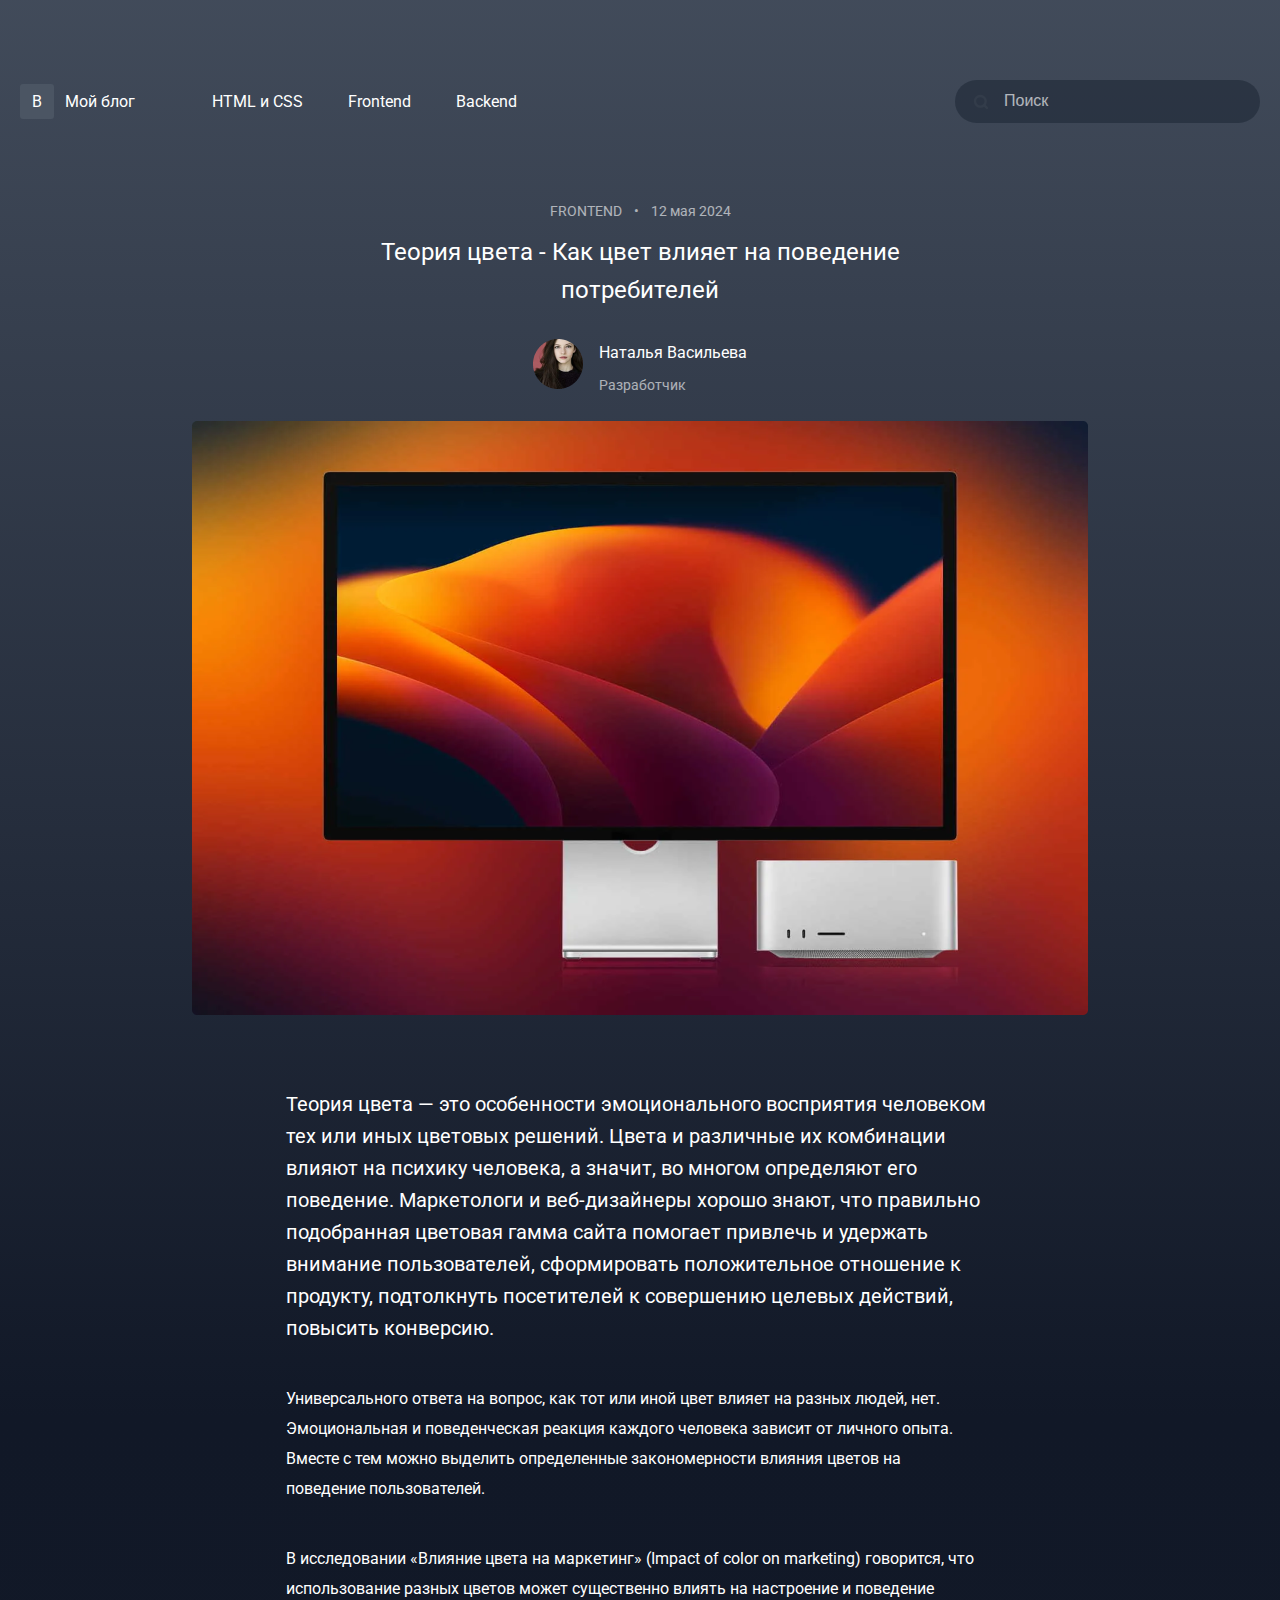
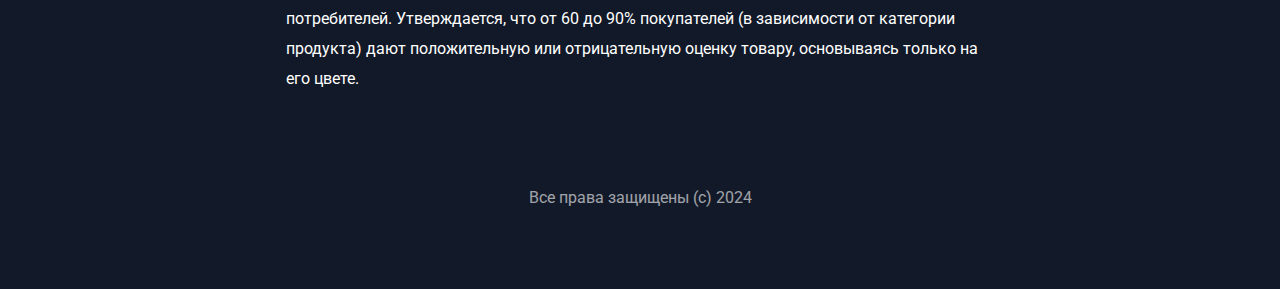
<file: 1-Blog/index.html>
<!DOCTYPE html>
<html lang="en">
  <head>
    <meta charset="UTF-8" />
    <meta name="viewport" content="width=device-width, initial-scale=1.0" />
    <title>Blog</title>
    <link rel="stylesheet" href="./styles/style.css" />
    <link rel="preconnect" href="https://fonts.googleapis.com" />
    <link rel="preconnect" href="https://fonts.gstatic.com" crossorigin />
    <link
      href="https://fonts.googleapis.com/css2?family=Roboto:wght@400;700&display=swap"
      rel="stylesheet"
    />
  </head>
  <body>
    <header>
      <div class="container">
        <div class="headerNav">
          <div class="headerLogo">
            <a href="#"><span class="logo">B</span>Мой блог</a>
          </div>
          <nav>
            <ul class="headerLinks">
              <li><a href="#">HTML и CSS</a></li>
              <li><a href="#">Frontend</a></li>
              <li><a href="#">Backend</a></li>
            </ul>
          </nav>
          <div class="headerSearch">
            <div class="magnifier">
              <img src="./img/search.svg" alt="search" />
            </div>
            <input class="headerInput" type="text" placeholder="Поиск" />
          </div>
        </div>
      </div>
    </header>
    <main>
      <!-- container ======= -->
      <div class="container">
        <section class="section">
          <article class="opacityText frontend">
            <p>FRONTEND</p>
            <p>&bull;</p>
            <p>12 мая 2024</p>
          </article>
          <article class="mainTitle">
            <h1>Теория цвета - Как цвет влияет на поведение потребителей</h1>
          </article>
          <article class="imgText">
            <article class="developer">
              <div>
                <img src="./img/Ellipse 1.png" alt="photo" />
              </div>
              <div>
                <p id="personName">Наталья Васильева</p>
                <p class="opacityText">Разработчик</p>
              </div>
            </article>
            <div>
              <img src="./img/Rectangle 181.png" alt="iMac" />
            </div>
          </article>

          <article class="colorTheory">
            <p>
              Теория цвета — это особенности эмоционального восприятия человеком
              тех или иных цветовых решений. Цвета и различные их комбинации
              влияют на психику человека, а значит, во многом определяют его
              поведение. Маркетологи и веб-дизайнеры хорошо знают, что правильно
              подобранная цветовая гамма сайта помогает привлечь и удержать
              внимание пользователей, сформировать положительное отношение к
              продукту, подтолкнуть посетителей к совершению целевых действий,
              повысить конверсию.
            </p>
          </article>
          <article class="replyText">
            <p>
              Универсального ответа на вопрос, как тот или иной цвет влияет на
              разных людей, нет. Эмоциональная и поведенческая реакция каждого
              человека зависит от личного опыта. Вместе с тем можно выделить
              определенные закономерности влияния цветов на <br />
              поведение пользователей.
            </p>
            <p>
              В исследовании «Влияние цвета на маркетинг» (Impact of color on
              marketing) говорится, что использование разных цветов может
              существенно влиять на настроение и поведение потребителей.
              Утверждается, что от 60 до 90% покупателей (в зависимости от
              категории продукта) дают положительную или отрицательную оценку
              товару, основываясь только на его цвете.
            </p>
          </article>
        </section>
      </div>
    </main>
    <footer>
      <div class="container">
        <div class="headerInfo">
          <p class="opacityText">Все права защищены (c) 2024</p>
        </div>
      </div>
    </footer>
  </body>
</html>
</file>
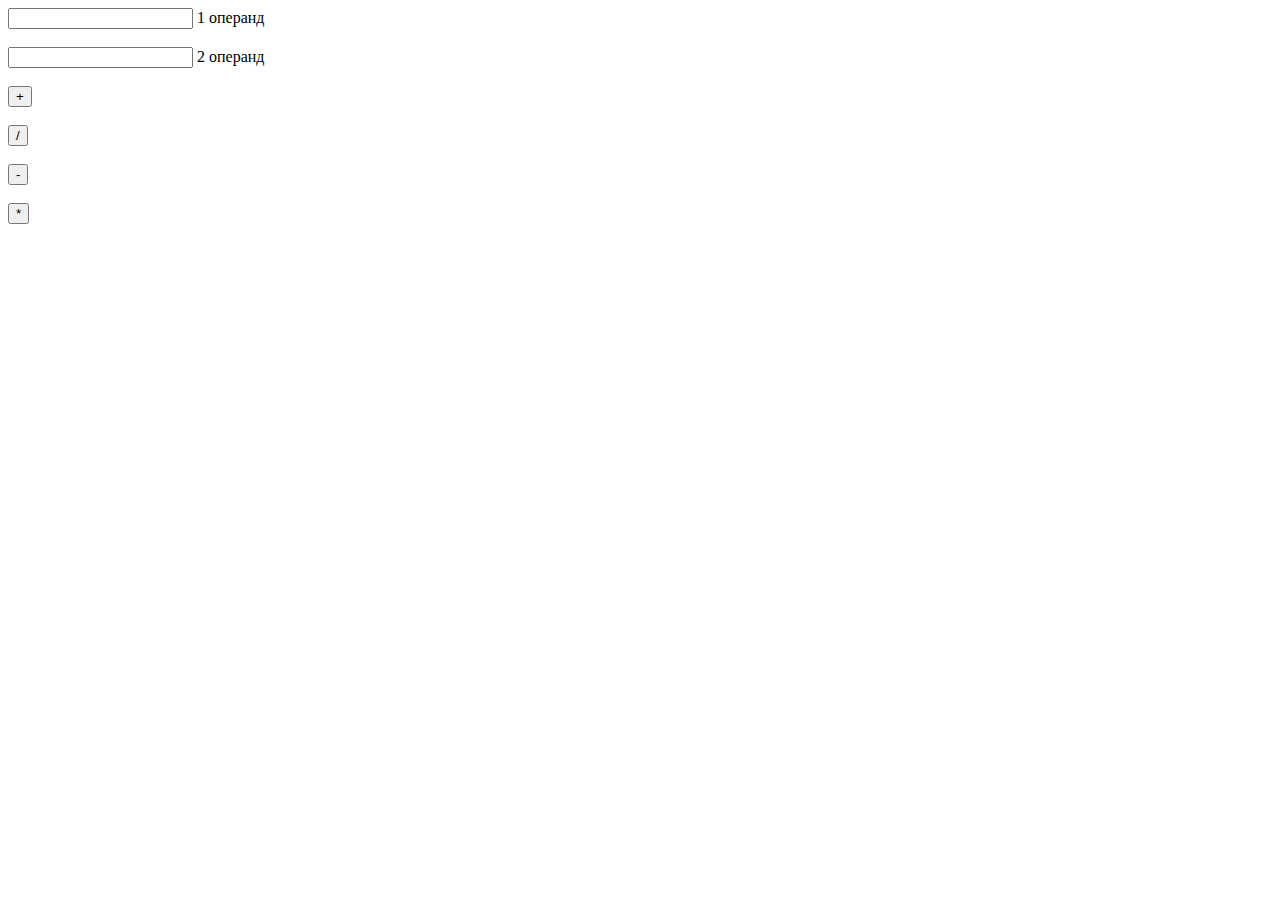
<file: 17-calc/index.html>
<!DOCTYPE html>
<html lang="en">
  <head>
    <meta charset="UTF-8" />
    <meta name="viewport" content="width=device-width, initial-scale=1.0" />
    <title>Document</title>
    <input type="text" class="input__operand_1" />
    1 операнд
    <br />
    <br />
    <input type="text" class="input__operand_2" />
    2 операнд
    <br />
    <br />
    <button class="addition" type="button">+</button>
    <br />
    <br />
    <button class="division" type="button">/</button>
    <br />
    <br />
    <button class="subtraction" type="button">-</button>
    <br />
    <br />
    <button class="multiplication" type="button">*</button>
    <div>
      <h2 class="total"></h2>
    </div>
    <script class="addition" src="./app.js"></script>
  </head>
  <body></body>
</html>
</file>
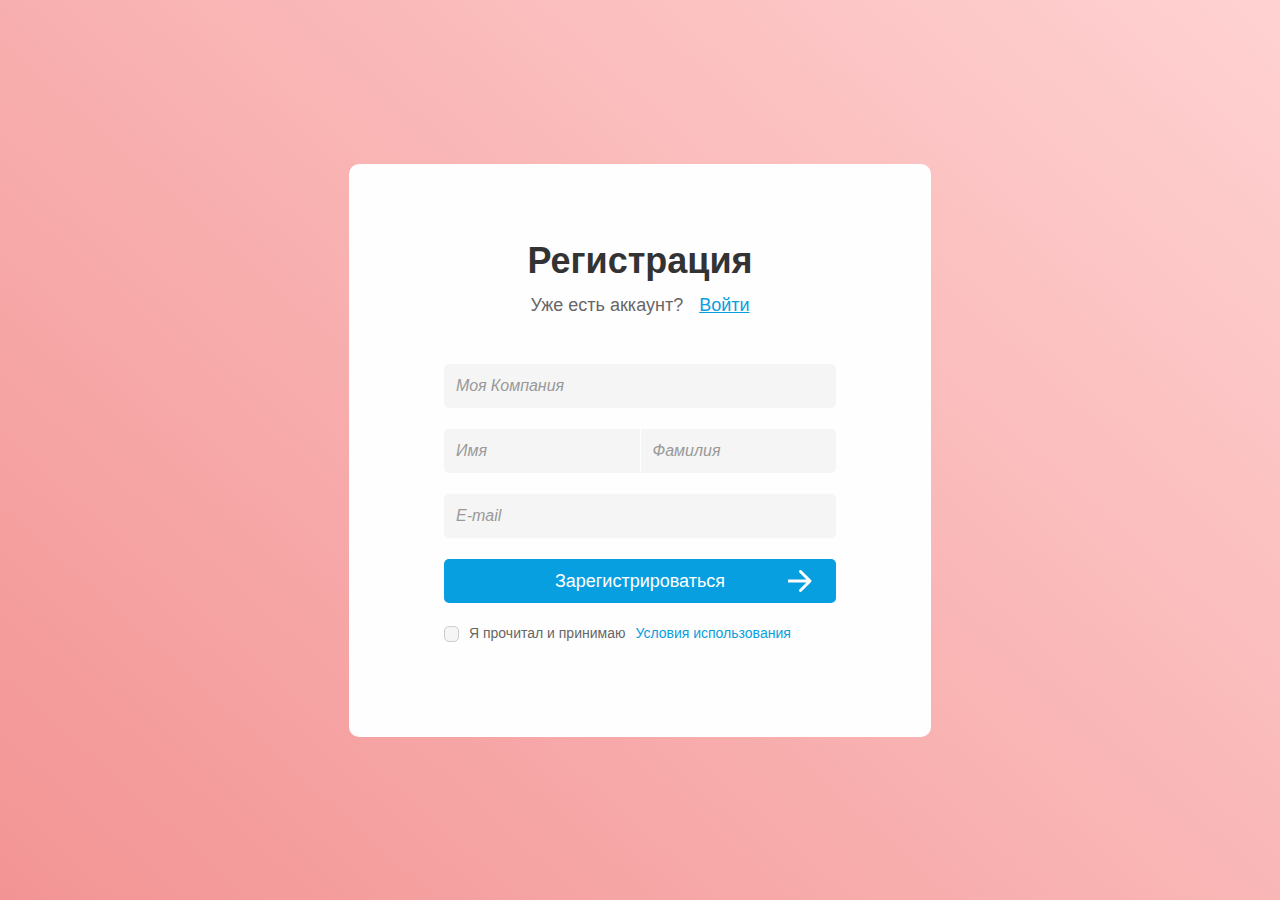
<file: 2-Form/index.html>
<!DOCTYPE html>
<html lang="en">
  <head>
    <meta charset="UTF-8" />
    <meta name="viewport" content="width=device-width, initial-scale=1.0" />
    <title>Register</title>
    <link rel="stylesheet" href="./styles/style.css" />
  </head>
  <body>
    <main>
      <section class="container">
        <article class="title">
          <h1>Регистрация</h1>
          <div class="linkTitle">
            <p>Уже есть аккаунт?</p>
            <a href="#">Войти</a>
          </div>
        </article>

        <form class="form" action="#" method="get">
          <div>
            <label for="company">
              <input
                class="input"
                type="text"
                name="company"
                id="company"
                required
                placeholder="Моя Компания"
              />
            </label>
          </div>

          <div class="namesForm">
            <label for="name">
              <input
                class="inputName input"
                type="text"
                name="name"
                id="name"
                required
                placeholder="Имя"
              />
            </label>

            <label for="surname">
              <input
                class="inputSurname input"
                type="text"
                name="surname"
                id="surname"
                required
                placeholder="Фамилия"
              />
            </label>
          </div>

          <div>
            <label for="email">
              <input
                class="input"
                type="email"
                name="email"
                id="email"
                required
                placeholder="E-mail"
              />
            </label>
          </div>

          <div class="btnRelative">
            <div class="btnArrow">
              <img src="./Arrow 1.svg" alt="arrow" />
            </div>
            <button>Зарегистрироваться</button>
          </div>

          <div>
            <label class="agreeLabel" for="agree">
              <input name="agree" id="agree" type="checkbox" required />
              <span class="custom-checkbox"></span>
              Я прочитал и принимаю
              <a href="#">Условия использования</a>
            </label>
          </div>
        </form>
      </section>
    </main>
    <footer></footer>
  </body>
</html>
</file>
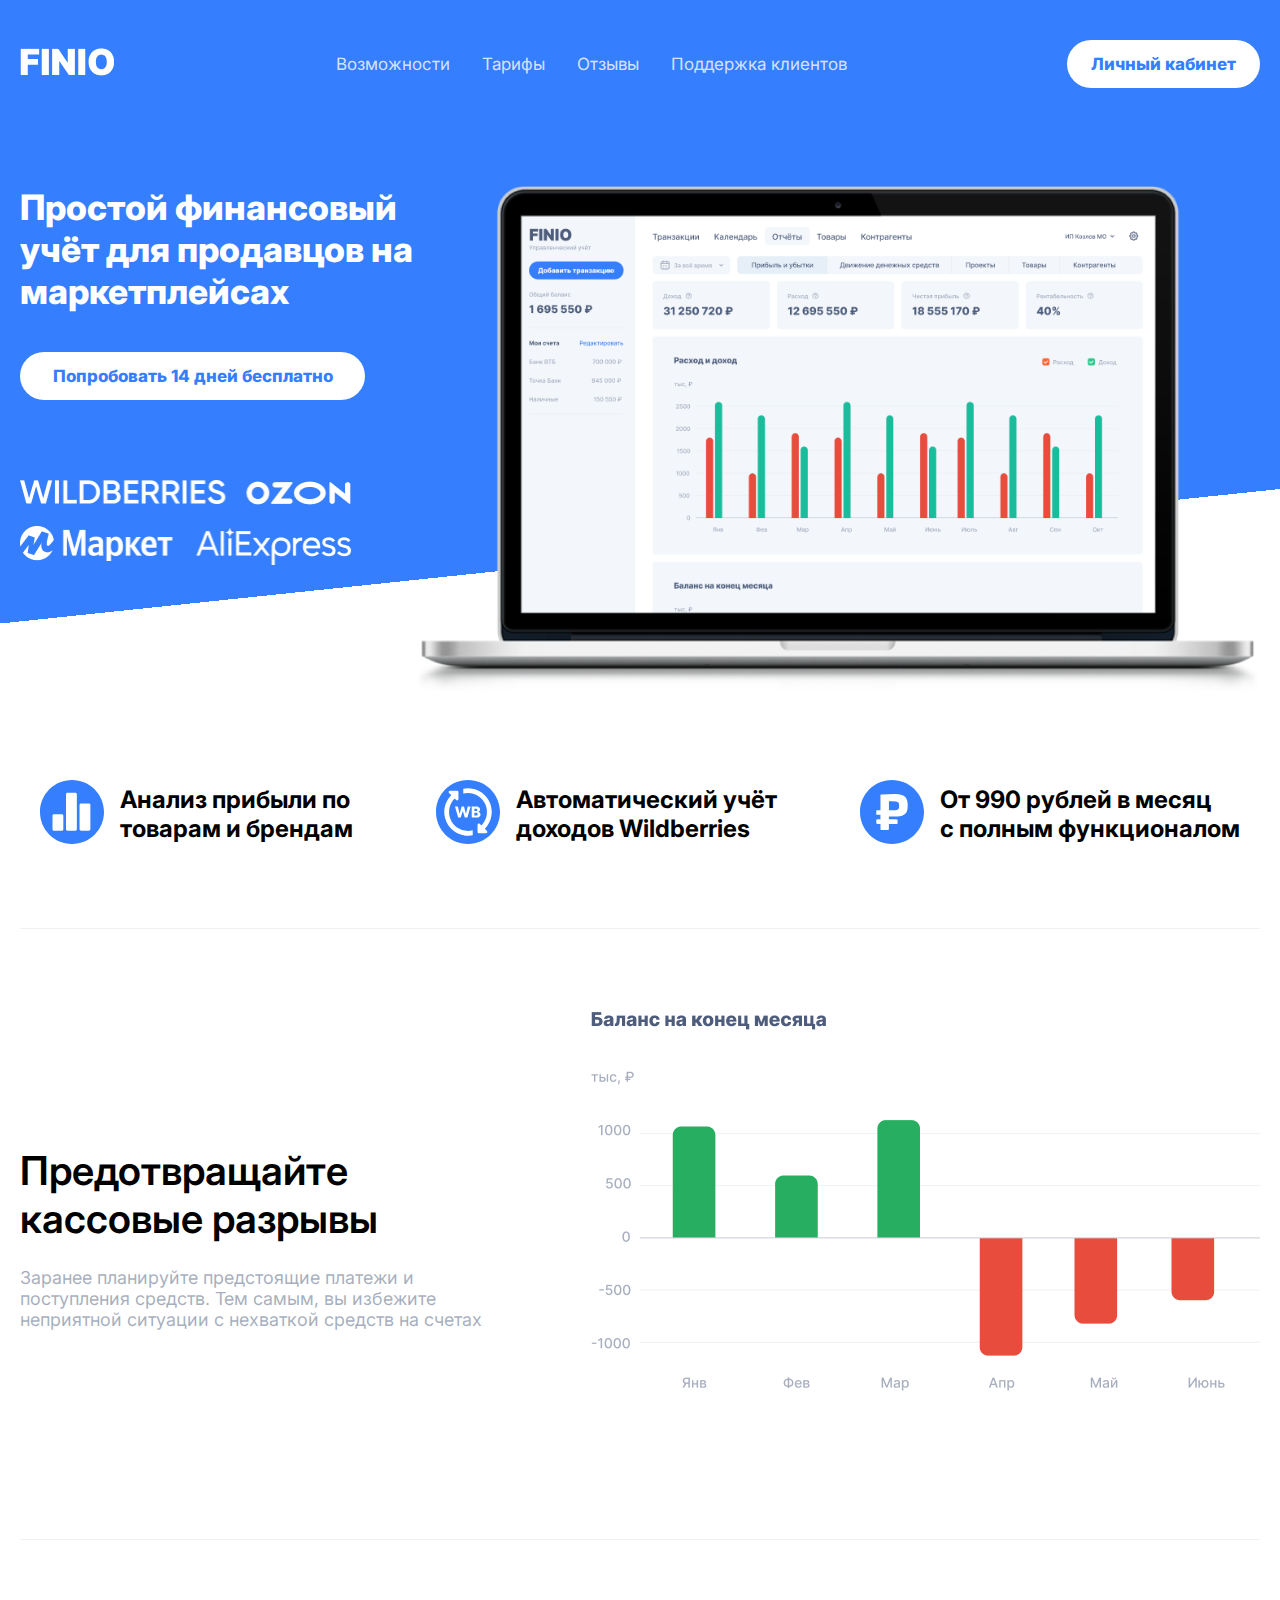
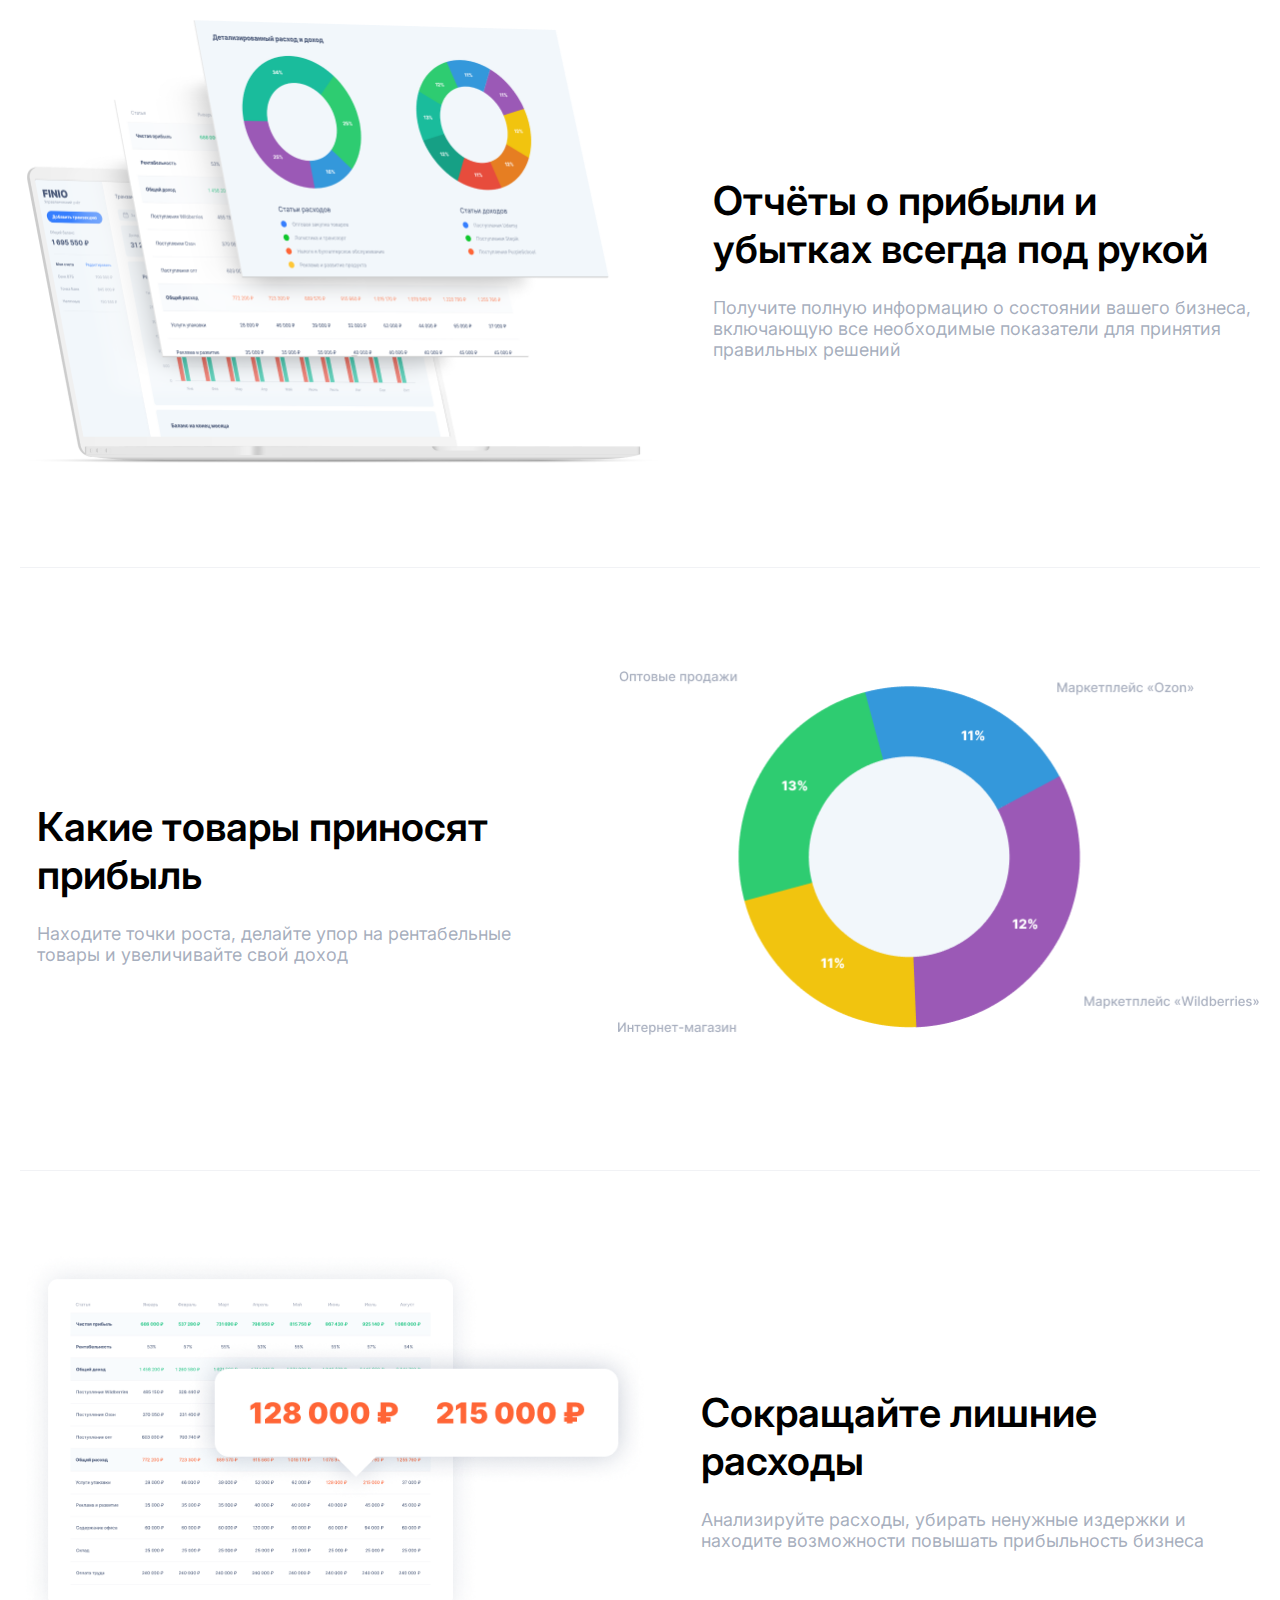
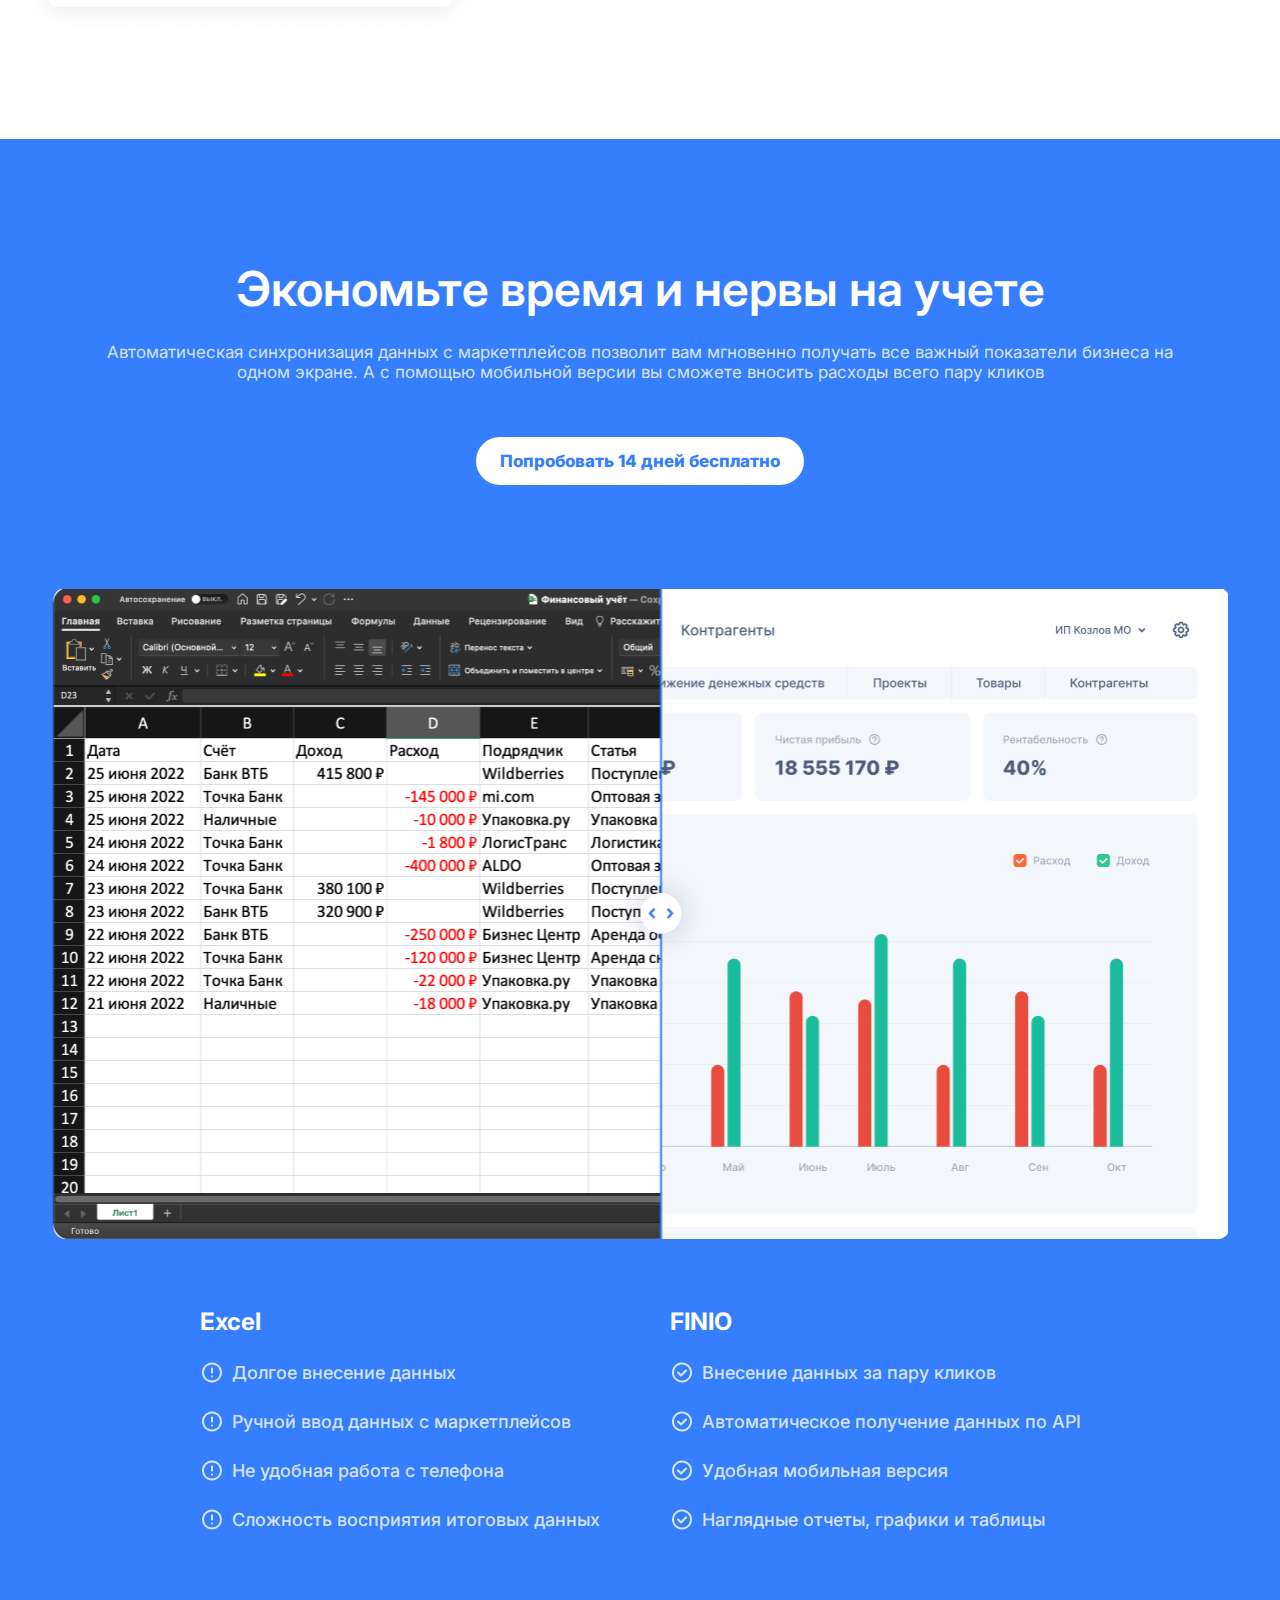
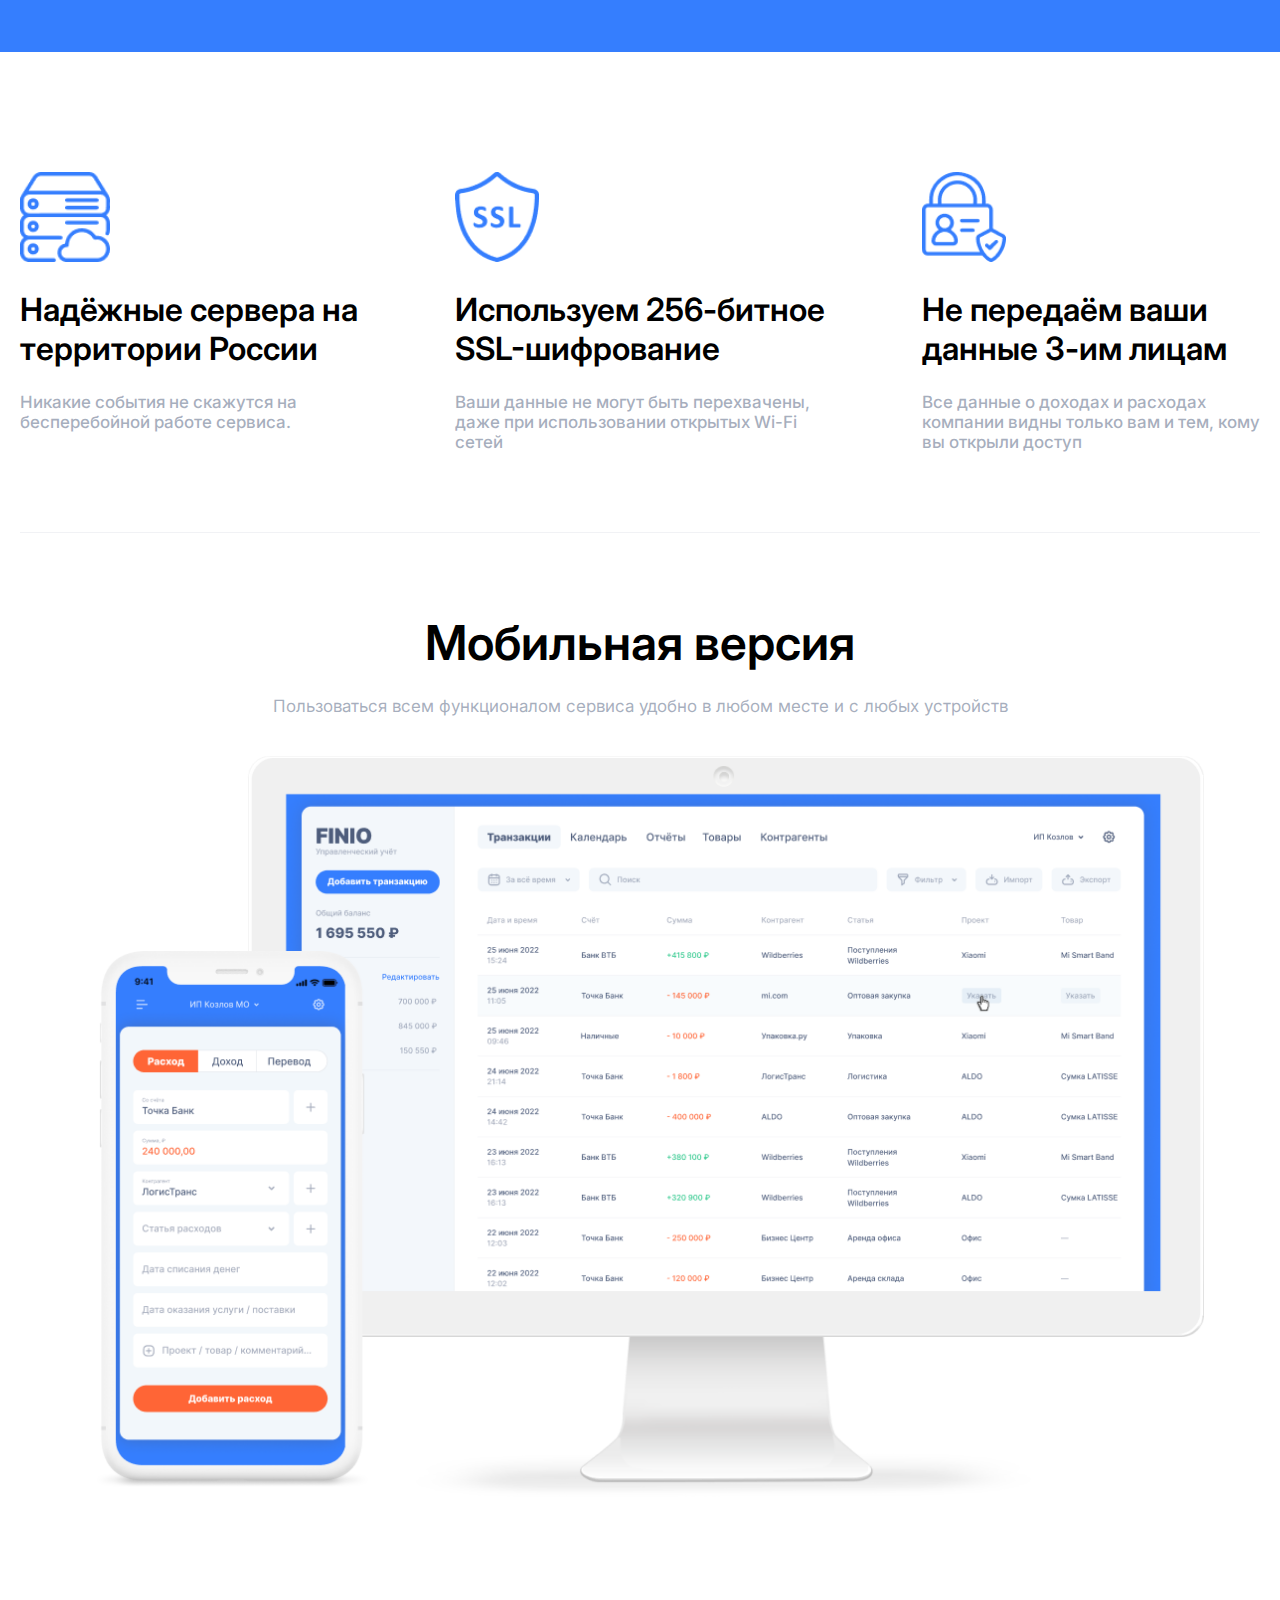
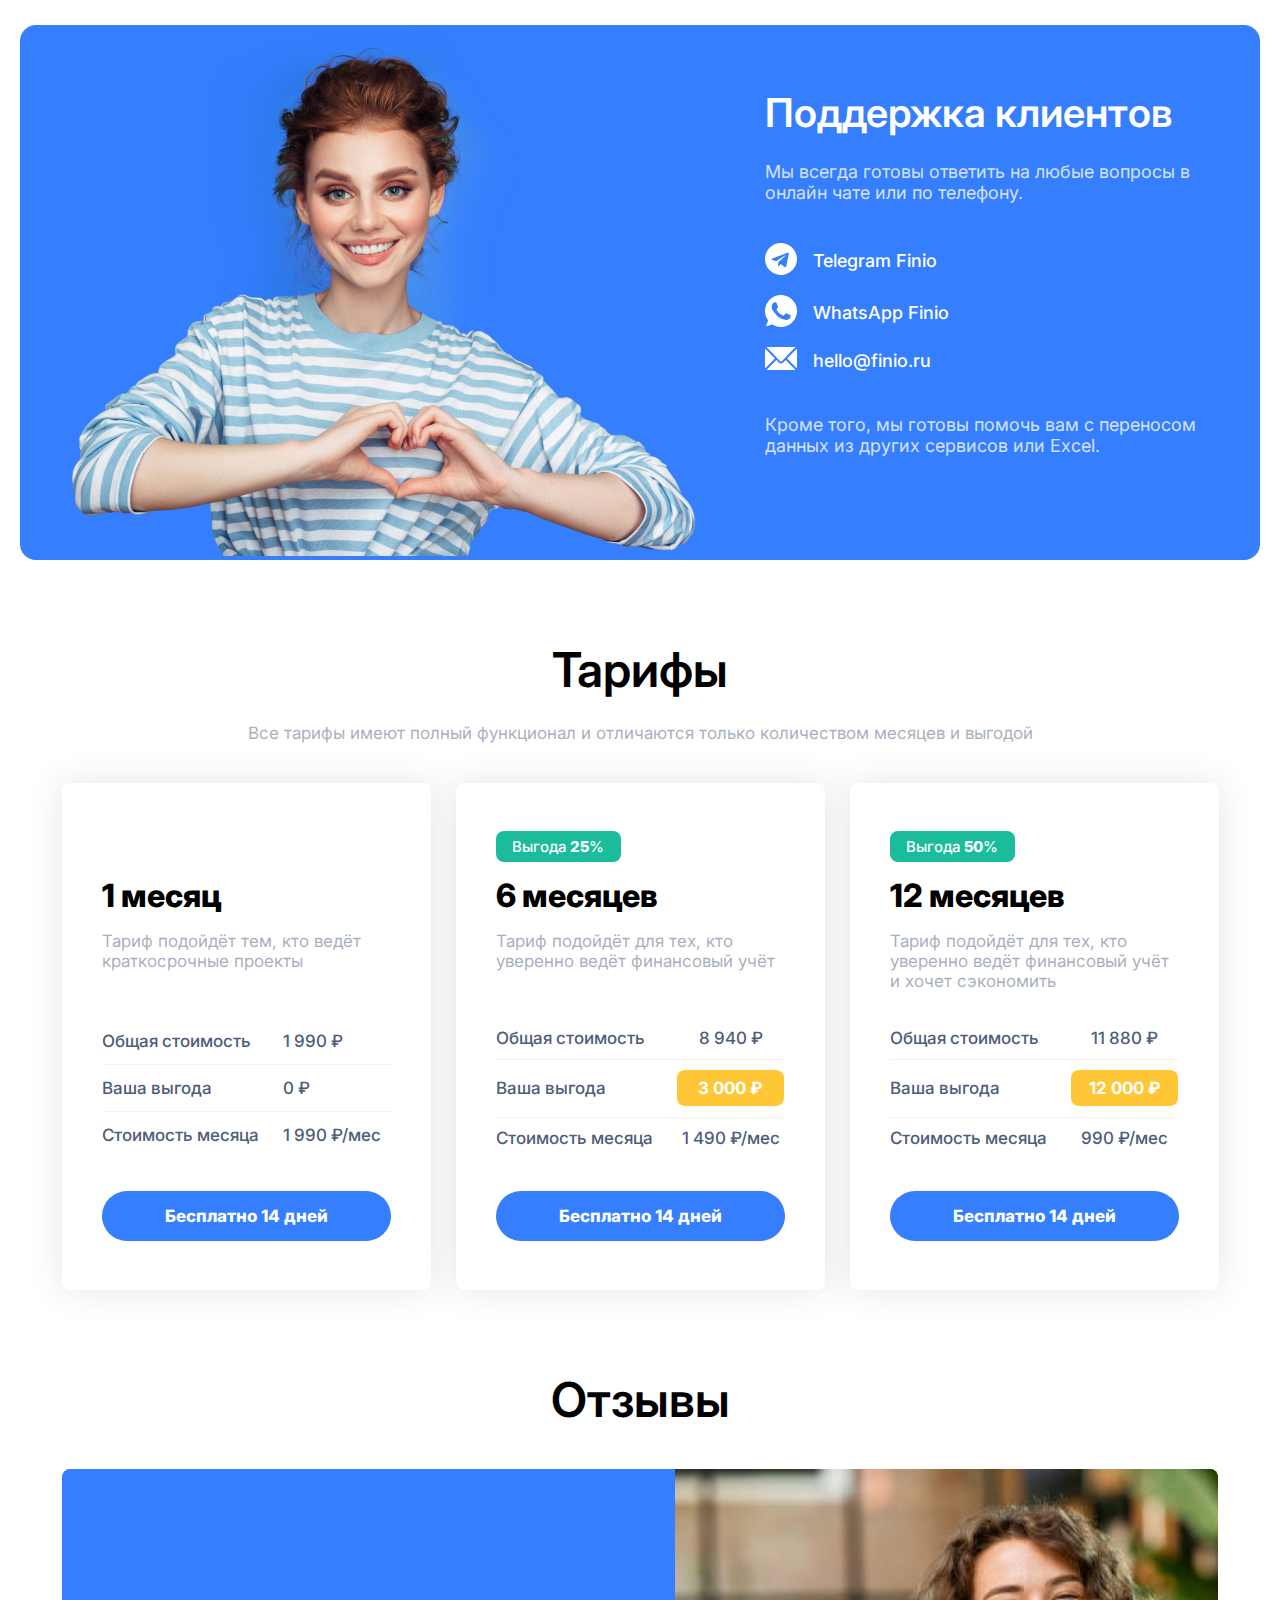
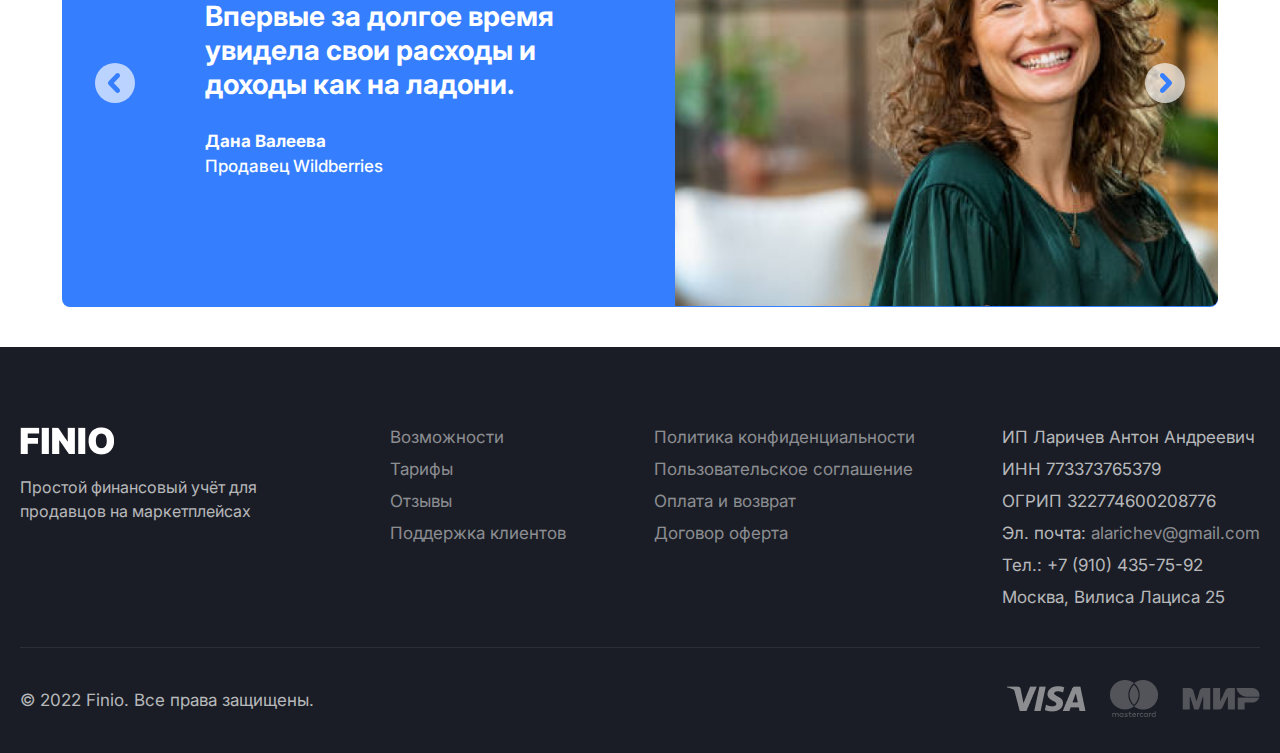
<file: 3-Finio/index.html>
<!DOCTYPE html>
<html lang="en">
  <head>
    <meta charset="UTF-8" />
    <meta name="viewport" content="width=device-width, initial-scale=1.0" />
    <title>Finio</title>
    <link rel="stylesheet" href="./styles/global.css" />
    <link rel="stylesheet" href="./styles/header.css" />
    <link rel="stylesheet" href="./styles/hero.css" />
    <link rel="stylesheet" href="./styles/page.css" />
    <link rel="stylesheet" href="./styles/components.css" />
    <link rel="stylesheet" href="./styles/footer.css" />

    <link rel="preconnect" href="https://fonts.googleapis.com" />
    <link rel="preconnect" href="https://fonts.gstatic.com" crossorigin />
    <link
      href="https://fonts.googleapis.com/css2?family=Fira+Sans&family=Inter:wght@400;500;600;700;800&display=swap"
      rel="stylesheet"
    />
  </head>
  <body>
    <header class="header">
      <div class="container header__container">
        <div class="header__items">
          <div class="header__logo">
            <a href="#"><img src="./img/logo-finio.png" alt="logo" /></a>
          </div>
          <nav class="header__nav">
            <ul class="header__ul component__text">
              <li><a href="#">Возможности</a></li>
              <li><a href="#">Тарифы</a></li>
              <li><a href="#">Отзывы</a></li>
              <li><a href="#">Поддержка клиентов</a></li>
            </ul>
          </nav>
          <div class="header__btn">
            <a href="#" class="component__btn">Личный кабинет</a>
          </div>
          <div class="header__burger-menu">
            <img src="./img/burger-menu.svg" alt="burger menu" />
          </div>
        </div>
      </div>
    </header>
    <main>
      <section class="section__hero">
        <div class="container">
          <div class="hero">
            <div class="hero__items">
              <div class="hero__items_partners">
                <h1>Простой финансовый учёт для продавцов на маркетплейсах</h1>
                <a class="component__btn" href="#"
                  >Попробовать 14 дней бесплатно</a
                >
                <div class="items_partners_img">
                  <img src="./img/partners.png" alt="" />
                </div>
              </div>
              <div class="hero__items_laptop img__card">
                <img
                  src="./img/laptop.png"
                  alt="laptop"
                  class="img__card_response"
                />
              </div>
            </div>
          </div>
        </div>
      </section>
      <section class="section__analysis">
        <div class="container">
          <div class="analysis">
            <!--border_bottom -->
            <div class="analysis__item">
              <div class="analysis__item_img">
                <img src="./img/analysis.svg" alt="" />
              </div>
              <p>
                Анализ прибыли по <br />
                товарам и брендам
              </p>
            </div>
            <div class="analysis__item">
              <div class="analysis__item_img">
                <img src="./img/wb.svg" alt="" />
              </div>
              <p>
                Автоматический учёт <br />
                доходов Wildberries
              </p>
            </div>
            <div class="analysis__item">
              <div class="analysis__item_img">
                <img src="./img/rub.svg" alt="" />
              </div>
              <p>
                От 990 рублей в месяц <br />
                с полным функционалом
              </p>
            </div>
          </div>
        </div>
      </section>

      <seection class="section__graphs">
        <div class="container">
          <div class="graphs__items">
            <div class="item__graph__balance balance border_bottom title_pb80">
              <div class="item__graph_title balance__title">
                <h2>Предотвращайте кассовые разрывы</h2>
                <p>
                  Заранее планируйте предстоящие платежи и поступления средств.
                  Тем самым, вы избежите неприятной ситуации с нехваткой средств
                  на счетах
                </p>
              </div>
              <div class="item__graph_img img__card balance__img">
                <img
                  src="./img/balance.png"
                  alt=""
                  class="img__card_response"
                />
              </div>
            </div>
            <div class="item__graph report border_bottom title_pb80">
              <div class="item__graph_title report__title">
                <h2>Отчёты о прибыли и убытках всегда под рукой</h2>
                <p>
                  Получите полную информацию о состоянии вашего бизнеса,
                  включающую все необходимые показатели для принятия правильных
                  решений
                </p>
              </div>
              <div class="item__graph_img report__img img__card">
                <img src="./img/report.png" alt="" class="img__card_response" />
              </div>
            </div>
            <div class="item__graph balance border_bottom title_pb80">
              <div class="item__graph_title goods__title">
                <h2>Какие товары приносят прибыль</h2>
                <p>
                  Находите точки роста, делайте упор на рентабельные <br />
                  товары и увеличивайте свой доход
                </p>
              </div>
              <div class="item__graph_img img__card report__img">
                <img src="./img/profit.png" alt="" class="img__card_response" />
              </div>
            </div>
            <div class="item__graph_report report title_pb80">
              <div class="item__graph_title report__title">
                <h2>Сокращайте лишние расходы</h2>
                <p>
                  Анализируйте расходы, убирать ненужные издержки и находите
                  возможности повышать прибыльность бизнеса
                </p>
              </div>
              <div class="item__graph_img img__card expenses__img">
                <img
                  src="./img/expenses.png"
                  alt=""
                  class="img__card_response"
                />
                <img
                  class="graph_img_cost img__card_response"
                  src="./img/cost.png"
                  alt=""
                />
              </div>
            </div>
          </div>
        </div>
      </seection>
      <section class="section__accounting">
        <div class="container">
          <div class="accounting">
            <div class="section__title accounting__title">
              <h2>Экономьте время и нервы на учете</h2>
              <p>
                Автоматическая синхронизация данных с маркетплейсов позволит вам
                мгновенно получать все важный показатели бизнеса на <br />
                одном экране. А с помощью мобильной версии вы сможете вносить
                расходы всего пару кликов
              </p>
              <div class="accounting__btn">
                <a class="component__btn" href="#"
                  >Попробовать 14 дней бесплатно</a
                >
              </div>
            </div>

            <div class="accounting__img img__card">
              <img
                src="./img/accounting.png"
                alt=""
                class="img__card_response"
              />
            </div>

            <div class="accounting__list">
              <div class="accounting__list_items">
                <h6>Excel</h6>
                <ul class="accounting__list_ul">
                  <li>
                    <img src="./img/attention.svg" alt="" />Долгое внесение
                    данных
                  </li>
                  <li>
                    <img src="./img/attention.svg" alt="" />Ручной ввод данных с
                    маркетплейсов
                  </li>
                  <li>
                    <img src="./img/attention.svg" alt="" />Не удобная работа с
                    телефона
                  </li>
                  <li>
                    <img src="./img/attention.svg" alt="" />Сложность восприятия
                    итоговых данных
                  </li>
                </ul>
              </div>
              <div class="accounting__list_items">
                <h6>FINIO</h6>
                <ul class="accounting__list_ul">
                  <li>
                    <img src="./img/completed.png" alt="" />Внесение данных за
                    пару кликов
                  </li>
                  <li>
                    <img src="./img/completed.png" alt="" />Автоматическое
                    получение данных по API
                  </li>
                  <li>
                    <img src="./img/completed.png" alt="" />Удобная мобильная
                    версия
                  </li>
                  <li>
                    <img src="./img/completed.png" alt="" />Наглядные отчеты,
                    графики и таблицы
                  </li>
                </ul>
              </div>
            </div>
          </div>
        </div>
      </section>

      <section class="section__mobile">
        <div class="container">
          <div class="mobile">
            <div class="possibilities border_bottom">
              <div class="possibilities__items">
                <div class="possibilities__items_card">
                  <div class="items_card_img">
                    <img src="./img/server.png" alt="" />
                  </div>
                  <h4>
                    Надёжные сервера на <br />
                    территории России
                  </h4>
                  <p>
                    Никакие события не скажутся на <br />
                    бесперебойной работе сервиса.
                  </p>
                </div>
                <div class="possibilities__items_card">
                  <div class="items_card_img">
                    <img src="./img/ssl.png" alt="" />
                  </div>
                  <h4>
                    Используем 256-битное <br />
                    SSL-шифрование
                  </h4>
                  <p>
                    Ваши данные не могут быть перехвачены, <br />
                    даже при использовании открытых Wi-Fi <br />
                    сетей
                  </p>
                </div>
                <div class="possibilities__items_card">
                  <div class="items_card_img">
                    <img src="./img/security.png" alt="" />
                  </div>
                  <h4>
                    Не передаём ваши <br />
                    данные 3-им лицам
                  </h4>
                  <p>
                    Все данные о доходах и расходах <br />
                    компании видны только вам и тем, кому <br />
                    вы открыли доступ
                  </p>
                </div>
              </div>
            </div>
            <div class="mobile__version_items">
              <div class="section__title mobile__title">
                <h2>Мобильная версия</h2>
                <p>
                  Пользоваться всем функционалом сервиса удобно в любом месте и
                  с любых устройств
                </p>
              </div>
              <div class="mobile__img img__card">
                <img
                  src="./img/pc-mobile.png"
                  alt=""
                  class="img__card_response"
                />
              </div>
            </div>
          </div>
        </div>
      </section>

      <section class="section__support">
        <div class="container">
          <div class="support">
            <div class="support__items">
              <div class="support__items_img img__card">
                <img src="./img/human.png" alt="" class="img__card_response" />
              </div>
              <div class="support__items_socials item__graph_title">
                <h2>Поддержка клиентов</h2>
                <p>
                  Мы всегда готовы ответить на любые вопросы в онлайн чате или
                  по телефону.
                </p>

                <ul class="items__socials_ul">
                  <li>
                    <div class="socials_ul_img">
                      <img src="./img/telegram.svg" alt="" />
                    </div>
                    Telegram Finio
                  </li>
                  <li>
                    <div class="socials_ul_img">
                      <img src="./img/whats.svg" alt="" />
                    </div>
                    WhatsApp Finio
                  </li>
                  <li>
                    <div class="socials_ul_img">
                      <img src="./img/mail.svg" alt="" />
                    </div>
                    hello@finio.ru
                  </li>
                </ul>
                <p>
                  Кроме того, мы готовы помочь вам с переносом данных из других
                  сервисов или Excel.
                </p>
              </div>
            </div>
          </div>
        </div>
      </section>

      <section class="section__rates">
        <div class="container">
          <div class="rates">
            <div class="section__title">
              <h2>Тарифы</h2>
              <p>
                Все тарифы имеют полный функционал и отличаются только
                количеством месяцев и выгодой
              </p>
            </div>
            <div class="rates__block">
              <div class="rates__block_item">
                <div class="item__title">
                  <h3>1 месяц</h3>
                  <p>Тариф подойдёт тем, кто ведёт краткосрочные проекты</p>
                </div>
                <div class="item__price">
                  <div>
                    <p>Общая стоимость</p>
                    <p>1 990 ₽</p>
                  </div>
                  <div>
                    <p>Ваша выгода</p>
                    <p>0 ₽</p>
                  </div>
                  <div>
                    <p>Стоимость месяца</p>
                    <p>1 990 ₽/мес</p>
                  </div>
                </div>
                <div class="btn__link">
                  <a href="#" class="item__link">Бесплатно 14 дней</a>
                </div>
                <!-- </div> -->
              </div>
              <div class="rates__block_item">
                <div class="item__sale">
                  <div>Выгода <span>25</span>%</div>
                </div>
                <div class="item__title">
                  <h3>6 месяцев</h3>
                  <p>
                    Тариф подойдёт для тех, кто уверенно ведёт финансовый учёт
                  </p>
                </div>
                <div class="item__price">
                  <div>
                    <p>Общая стоимость</p>
                    <p class="item__price_cost">8 940 ₽</p>
                  </div>
                  <div>
                    <p>Ваша выгода</p>
                    <p class="price_benefit">3 000 ₽</p>
                  </div>
                  <div>
                    <p>Стоимость месяца</p>
                    <p class="item__price_cost">1 490 ₽/мес</p>
                  </div>
                </div>
                <div class="btn__link">
                  <a href="#" class="item__link">Бесплатно 14 дней</a>
                </div>
              </div>
              <div class="rates__block_item">
                <div class="item__sale">
                  <div>Выгода <span>50</span>%</div>
                </div>
                <div class="item__title title">
                  <h3>12 месяцев</h3>
                  <p>
                    Тариф подойдёт для тех, кто уверенно ведёт финансовый учёт и
                    хочет сэкономить
                  </p>
                </div>
                <div class="item__price price">
                  <div>
                    <p>Общая стоимость</p>
                    <p class="item__price_cost">11 880 ₽</p>
                  </div>
                  <div>
                    <p>Ваша выгода</p>
                    <p class="price_benefit">12 000 ₽</p>
                  </div>
                  <div>
                    <p>Стоимость месяца</p>
                    <p class="item__price_cost">990 ₽/мес</p>
                  </div>
                </div>
                <div class="btn__link">
                  <a href="#" class="item__link">Бесплатно 14 дней</a>
                </div>
              </div>
            </div>
          </div>
        </div>
      </section>

      <section class="section__feedback">
        <div class="container">
          <div class="feedback">
            <div class="feedback__title">
              <h2>Отзывы</h2>
            </div>
            <div class="feedback__img">
              <div class="preview"><img src="./img/preview.svg" alt="" /></div>
              <div class="feedback__img_items">
                <div class="feedback__img_title">
                  <h5>
                    Впервые за долгое время увидела свои расходы и доходы как на
                    ладони.
                  </h5>

                  <p class="feedback__img_fw700">Дана Валеева</p>
                  <p class="feedback__img_fw500">Продавец Wildberries</p>
                </div>
                <div class="feedback__img_div">
                  <img src="./img/feedback.png" alt="" class="img_feedback" />
                </div>
              </div>
              <div class="next"><img src="./img/next.svg" alt="" /></div>
              <div class="feedback__circle">
                <span></span><span></span><span></span><span></span>
              </div>
            </div>
          </div>
        </div>
      </section>
    </main>
    <footer class="footer">
      <div class="container">
        <div class="footer__items">
          <div class="footer__items_logo">
            <div class="footer__logo">
              <a href="#"><img src="./img/logo-finio.png" alt="logo" /></a>
            </div>
            <p>Простой финансовый учёт для продавцов на маркетплейсах</p>
          </div>
          <nav class="footer__nav">
            <ul
              class="footer__ul_text footer__ul_df footer__ul component__text"
            >
              <li><a href="#">Возможности</a></li>
              <li><a href="#">Тарифы</a></li>
              <li><a href="#">Отзывы</a></li>
              <li><a href="#">Поддержка клиентов</a></li>
            </ul>
          </nav>
          <ul class="footer__ul_text footer__ul_df footer__ul component__text">
            <li><a href="#">Политика конфиденциальности</a></li>
            <li><a href="#">Пользовательское соглашение</a></li>
            <li><a href="#">Оплата и возврат</a></li>
            <li><a href="#">Договор оферта</a></li>
          </ul>

          <ul class="footer__ul_text footer__ul_df footer__contacts">
            <li>ИП Ларичев Антон Андреевич</li>
            <li>ИНН 773373765379</li>
            <li>ОГРИП 322774600208776</li>
            <li>
              Эл. почта:
              <a class="footer__contacts_mail" href="mailto:alarichev@gmail.com"
                >alarichev@gmail.com</a
              >
            </li>
            <li>
              Тел.:
              <a class="footer__contacts_tel" href="tel:+79104357592"
                >+7 (910) 435-75-92</a
              >
            </li>
            <li>Москва, Вилиса Лациса 25</li>
          </ul>
        </div>
        <div class="footer__license border__footer">
          <div class="footer__license_text footer__ul_text">
            © 2022 Finio. Все права защищены.
          </div>
          <div class="footer__license_img">
            <img src="./img/visa.png" alt="" />
          </div>
        </div>
      </div>
    </footer>
  </body>
</html>
</file>
<file: 1-Blog/styles/style.css>
* {
  box-sizing: border-box;
  padding: 0;
  margin: 0;
  text-decoration: none;
  list-style: none;
}
body {
  background: rgb(55, 65, 81);
  background: linear-gradient(
    180deg,
    rgba(55, 65, 81, 0.9472163865546218) 0%,
    rgba(17, 24, 39, 1) 75%,
    rgba(18, 25, 40, 1) 100%
  );
  color: #fff;
  font-family: "Roboto", sans-serif;
}

header a {
  color: #fff;
  text-decoration: none;
}

h1 {
  font-size: 24px;
  font-weight: 400;
  line-height: 38px;
  margin: 0;
}
main {
  margin-bottom: 13px;
}

footer .opacityText {
  font-size: 16px;
  line-height: 28px;
  font-weight: 400;
}

.headerInput {
  background-color: #1f2937;
  opacity: 0.6;
  font-size: 16px;
  line-height: 18.75px;
  border-radius: 30px;
  border: none;
  padding: 12px 49px;
  color: #fff;
}
.headerInput::placeholder {
  color: #fff;
  font-size: 16px;
  font-weight: 400;
  line-height: 19px;
}

.opacityText {
  font-size: 14px;
  opacity: 0.6;
}

.container {
  max-width: 1440px;
  padding: 0 20px;
  margin: 0 auto;
}

.headerInfo {
  padding: 77px;
  text-align: center;
}
.headerNav {
  display: flex;
  align-items: center;
  padding: 80px 0;
  gap: 0 77px;
}

.logo {
  padding: 8px 12px;
  background-color: #4b5563;
  max-width: 35px;
  max-height: 35px;
  border-radius: 3px;
  text-align: center;
  margin-right: 11px;
}
.headerLinks {
  display: flex;
  gap: 0 45px;
}
.headerSearch {
  margin-left: auto;
  position: relative;
}
.magnifier {
  position: absolute;
  top: 14px;
  left: 18px;
}
.magnifier img {
  width: 16px;
}

.section {
  display: flex;
  flex-direction: column;
  justify-content: center;
  align-items: center;
}
.mainTitle {
  margin-bottom: 30px;
  max-width: 525px;
  text-align: center;
}

.frontend {
  display: flex;
  gap: 0 12px;
  margin-bottom: 14px;
}
.developer {
  display: flex;
  justify-content: center;
  gap: 0 16px;
  margin-bottom: 28px;
}
.imgText {
  margin-bottom: 69px;
}
#personName {
  opacity: 1;
  font-size: 16px;
  line-height: 28px;
  margin-bottom: 10px;
}

.colorTheory p {
  font-size: 20px;
  line-height: 32px;
  font-weight: 400;
}
.colorTheory {
  margin-bottom: 40px;
}
.colorTheory,
.replyText {
  max-width: 708px;
}
.replyText {
  font-size: 16px;
  font-weight: 400;
  line-height: 30px;
}

.replyText p:first-child {
  margin: 0 0 40px 0;
}
</file>
<file: 2-Form/styles/style.css>
* {
  box-sizing: border-box;
  padding: 0;
  margin: 0;
}
body {
  font-family: "Open Sans", sans-serif;
  background: rgb(243, 148, 148);
  background: linear-gradient(
      42deg,
      rgba(243, 148, 148, 1) 0%,
      rgba(255, 165, 165, 0.506061799719888) 100%
    )
    no-repeat;
  height: 100vh;
  display: flex;
  flex-direction: column;
}
main {
  background-color: #fffefe;
  border-radius: 10px;
  max-width: 582px;
  height: 573px;
  padding: 0 95px;
  margin: auto;
}

h1 {
  color: #333333;
  font-size: 36px;
  font-weight: 700;
  line-height: 49.03px;
  padding: 72px 0 0 0;
  margin: 0 0 8px 0;
}

p {
  color: #666666;
  font-size: 18px;
  line-height: 24.51px;
}

article a {
  font-size: 18px;
  line-height: 24.51px;
}

article a,
div a {
  color: #089fe0;
}

input {
  background-color: #f5f5f5;
  color: #333333;
  font-size: 16px;
  line-height: 21.79px;
  font-weight: 600;
  padding: 9px 11px;
  border: 1px solid #f5f5f5;
}
input::placeholder {
  font-family: "Open Sans", sans-serif;
  font-style: italic;
  font-weight: 400;
  color: #999999;
}
input:focus {
  background-color: #fff;
  border: 1px solid #f5f5f5;
  outline: none;
}
button {
  background-color: #089fe0;
  color: #ffffff;
  font-size: 18px;
  line-height: 24.51px;
  border: none;
  padding: 9px 11px;
}
input,
button {
  border-radius: 5px;
  font-family: "Open Sans", sans-serif;
}

input[type="checkbox"] {
  display: none;
}

.custom-checkbox {
  display: inline-block;
  border-radius: 5px;
  width: 15px;
  height: 16px;
  border: 1px solid #ccc;
  cursor: pointer;
  background-color: #f5f5f5;
}
input[type="checkbox"]:checked + .custom-checkbox {
  background-color: #007bff;
  border-color: #007bff;
}

.input,
button {
  width: 100%;
  height: 44px;
}
div label {
  color: #666666;
  font-size: 14px;
  line-height: 19.07px;
}

.container {
  display: flex;
  flex-direction: column;
  align-items: center;
  justify-content: center;
}

.title {
  margin-bottom: 47px;
}
.linkTitle {
  display: flex;
  gap: 0 16px;
  justify-content: center;
  align-items: center;
}
.form {
  display: flex;
  flex-direction: column;
  gap: 21px 0;
}

.namesForm {
  display: flex;
  gap: 0 1px;
}
.namesForm .inputName {
  border-radius: 5px 0px 0px 5px;
}

.namesForm .inputSurname {
  border-radius: 0px 5px 5px 0px;
}

.agreeLabel {
  display: flex;
  align-items: center;
  gap: 0 10px;
}
.agreeLabel a {
  text-decoration: none;
}

.btnRelative {
  position: relative;
}
.btnArrow {
  position: absolute;
  top: 10px;
  right: 24px;
}
</file>
<file: 3-Finio/styles/global.css>
* {
  padding: 0;
  margin: 0;
  box-sizing: border-box;
  list-style: none;
}

body {
  font-family: "Inter";
  font-weight: 400;
  height: 100vh;
  background: var(--color-secondary);
  color: var(--color-text);
}

a {
  text-decoration: none;
}

:root {
  --color-primary: #357efe;
  --color-secondary: #ffffff;
  --color-bg-price: #ffc736;
  --color-bg-sale: #1abc9c;
  --color-bg-footer: #1a1d25;
  --color-bg-stroke: #4e5d7c52;
  --color-text-bk: #000000;
  --color-text-wt: #ffffffcc;
  --color-text-stroke: #4e5d7c80;
  --color-light: #4e5d7c;
  --color-shadow: rgba(78, 93, 124, 0.16);
  --color-text-hover: #ffffffa9;
  --color-border-hover: #ffffff37;
  --color-border: #4e5d7c14;
  --border-8: 8px;
  --border-16: 16px;
  --border-47: 47px;
}
</file>
<file: 3-Finio/styles/header.css>
.header {
  background-color: var(--color-primary);
  padding: 40px 0;
}

.header__items,
.header__ul {
  display: flex;
  align-items: center;
  justify-content: space-between;
  gap: 32px;
}

.header__burger-menu {
  display: none;
}
@media (max-width: 940px) {
  .header__items {
    padding: 30px 0 24px;
    border-bottom: 1px solid #ffffff29;
  }

  .header__nav,
  .header__btn {
    display: none;
  }
  .header__burger-menu {
    display: block;
  }
}
</file>
<file: 3-Finio/styles/hero.css>
.section__hero {
  background: rgb(53, 126, 254);
  background: linear-gradient(
    174deg,
    rgba(53, 126, 254, 1) 63%,
    rgba(255, 255, 255, 1) 63%
  );
  padding: 58px 0 80px;
}

.hero__items {
  display: flex;
  justify-content: space-between;
}

.hero__items_partners {
  display: flex;
  flex-direction: column;
  gap: 40px;
}
.hero__items_partners a {
  max-width: 345px;
}

.hero__items_partners h1 {
  max-width: 580px;
  font-family: "Inter";
  font-size: 35px;
  font-weight: 800;
  color: var(--color-secondary);
}
.hero__items_laptop {
  max-width: 1039px;
}

.items_partners_img {
  padding-top: 40px;
}

.section__analysis {
  background-color: var(--color-secondary);
  /* margin-bottom: 60px; */
  /* margin: 0 auto; */
  margin: 0 20px 60px;
}

.section__analysis::after {
  content: "";
  border-bottom: 1px solid var(--color-border);
  max-width: 1392px;
  margin: 0 auto;
  display: block;
}

.analysis {
  display: flex;
  align-items: center;
  justify-content: space-between;
  padding-bottom: 80px;
  gap: 30px;
  flex-wrap: wrap;
}

.analysis__item {
  display: flex;
  align-items: center;
  gap: 16px;
}
.analysis__item_img {
  max-width: 64px;
}

@media (max-width: 1240px) {
  .section__hero {
    background: linear-gradient(
      174deg,
      rgba(53, 126, 254, 1) 72%,
      rgba(255, 255, 255, 1) 72%
    );
    padding: 58px 0 100px;
  }

  .hero__items_partners h1 {
    font-size: 30px;
  }

  .items_partners_img {
    padding-top: 20px;
  }
}

@media (max-width: 1040px) {
  .hero__items_laptop {
    display: none;
  }

  .section__hero {
    background: linear-gradient(
      174deg,
      rgba(53, 126, 254, 1) 77%,
      rgba(255, 255, 255, 1) 77%
    );
    padding: 20px 0 100px;
  }
}
@media (max-width: 640px) {
  .section__hero {
    background: linear-gradient(
      174deg,
      rgba(53, 126, 254, 1) 86%,
      rgba(255, 255, 255, 1) 86%
    );
  }
  .section__analysis {
    padding-top: 38px;
  }
  .item__graph {
    gap: 0;
  }
}
</file>
<file: 3-Finio/styles/page.css>
.container {
  max-width: 1432px;
  padding: 0 20px;
  margin: 0 auto;
}
.header__logo,
.footer__logo {
  max-width: 97px;
}
.rates__block {
  display: grid;
  justify-content: center;
  grid-template-columns: repeat(auto-fit, 369px);
  grid-template-rows: 507px;
  gap: 25px;
}

.section__rates {
  background: var(--color-secondary);
}

.section__graphs {
  background: var(--color-secondary);
  padding: 60px 0 0;
}

.graphs__items {
  display: flex;
  flex-direction: column;
  gap: 80px;
}

.graph_img_cost {
  position: absolute;
  left: 166px;
  top: 89px;
}
.section__accounting {
  background: var(--color-primary);
  padding: 120px 0;
}

.section__mobile {
  background: var(--color-secondary);
  padding: 120px 0;
}

.accounting {
  gap: 64px;
}
.accounting,
.mobile__version_items,
.feedback {
  display: flex;
  flex-direction: column;
  align-items: center;
}

.possibilities {
  padding-bottom: 80px;
}
.possibilities__items {
  display: flex;
  justify-content: space-between;
  flex-wrap: wrap;
  gap: 30px;
}
.mobile__title {
  margin-top: 80px;
}

.support {
  background: var(--color-primary);
  margin-bottom: 80px;
  border-radius: var(--border-16);
}
.support__items {
  display: flex;
  align-items: center;
  justify-content: center;
  gap: 70px;
}
.support__items_socials {
  max-width: 444px;
}

.item__graph_title.support__items_socials h2,
.items__socials_ul li {
  color: var(--color-secondary);
}

.support__items_socials p,
.items__socials_ul {
  margin-bottom: 40px;
}
.item__graph_title.support__items_socials p {
  color: var(--color-text-wt);
}

.items__socials_ul {
  display: flex;
  flex-direction: column;
  gap: 16px;
}

.items__socials_ul li {
  display: flex;
  align-items: center;
  gap: 16px;
  font-family: "Inter";
  font-size: 18px;
  font-weight: 500;
}

.section__feedback {
  padding: 80px 0 40px;
}

.feedback__img {
  position: relative;
}

.feedback__img_items {
  display: flex;
  align-items: center;
  justify-content: flex-end;
  gap: 70px;
  color: var(--color-secondary);
}
.feedback__img {
  background: var(--color-primary);
  max-width: 1156px;
  width: 100%;
  border-radius: var(--border-8);
}

@media (max-width: 1140px) {
  .feedback__img_items {
    flex-direction: column;
    gap: 48px;
  }
  .section__mobile {
    padding: 65px 0;
  }
  .possibilities {
    padding-bottom: 40px;
  }
  .mobile__title {
    padding-top: 48px;
  }
  .section__accounting {
    padding: 65px 0;
  }
  .graphs__items,
  .accounting {
    gap: 48px;
  }
}

@media (max-width: 1040px) {
  .support {
    padding-top: 50px;
    margin: 0 -20px 48px;
  }

  .support__items_img {
    order: 2;
  }
  .support__items_socials {
    order: 1;
    padding: 0 24px;
  }
  .support__items {
    gap: 0;
    flex-direction: column;
  }
}

@media (max-width: 640px) {
  .rates__block {
    grid-template-columns: repeat(auto-fit, 328px);
  }
  .feedback {
    align-items: flex-start;
  }
}
</file>
<file: 3-Finio/styles/components.css>
.img__card {
  width: 100%;
}
.img__card .img__card_response {
  width: 100%;
}
.balance__img {
  max-width: 729px;
}
.report__img {
  max-width: 643px;
}
.expenses__img {
  max-width: 461px;
}

.accounting__img {
  max-width: 1176px;
}
.mobile__img {
  max-width: 1128px;
}
.support__items_img {
  max-width: 623px;
}
.feedback__img_div {
  max-width: 600px;
  max-height: 438px;
}

.socials_ul_img {
  max-width: 32px;
}

.feedback__img_div img {
  width: 100%;
  max-height: 438px;
  border-radius: 0 8px 8px 0;
}

.feedback__img_items h5 {
  max-width: 400px;
  font-family: "Inter";
  font-size: 28px;
  font-weight: 700;
  margin-bottom: 30px;
}

.feedback__img_fw700,
.feedback__img_fw500 {
  font-family: "Inter";
  font-size: 17px;
}

.feedback__img_fw700 {
  font-weight: 700;
  margin-bottom: 5px;
}
.feedback__img_fw500 {
  font-weight: 500;
}

.items_partners_img {
  width: 100%;
  max-width: 333px;
}
.items_partners_img img {
  width: 100%;
}

.component__text a {
  color: var(--color-text-wt);
  font-family: "Inter";
  font-size: 17px;
  font-weight: 400;
}

.component__text a:hover {
  cursor: pointer;
  color: var(--color-secondary);
}
.component__btn {
  display: inline-block;
  background: var(--color-secondary);
  color: var(--color-primary);
  border-radius: var(--border-47);
  border: none;
  font-family: "Inter";
  font-size: 17px;
  font-weight: 800;
  text-align: center;
  padding: 14px 24px;
  cursor: pointer;
}

.header__btn {
  max-width: 207px;
}
.section__title,
.feedback__title {
  margin-bottom: 40px;
  text-align: center;
}
.section__title h2 {
  margin-bottom: 24px;
  font-family: "Inter";
  font-size: 48px;
  font-weight: 600;
}
.feedback__title h2 {
  font-family: "Inter";
  font-size: 48px;
  font-weight: 600;
}
.section__title p,
.item__title p {
  font-family: "Inter";
  font-size: 17px;
  font-weight: 400;
  color: var(--color-text-stroke);
}

.accounting__title.section__title h2 {
  color: var(--color-secondary);
}

.section__title.accounting__title p {
  color: var(--color-text-wt);
  margin-bottom: 55px;
}
.item__sale {
  max-width: 125px;
}
.item__sale div {
  text-align: center;
  font-family: "Inter";
  font-size: 15px;
  font-weight: 500;
  color: var(--color-secondary);
  background: var(--color-bg-sale);
  padding: 6px 16px;
  border-radius: var(--border-8);
}
.item__sale span {
  font-weight: 800;
}

.rates__block_item {
  display: grid;
  grid-template-rows: [first] 45px [second] 150px [third] 165px [fourth] 50px;
  border-radius: var(--border-8);
  background-color: var(--color-secondary);
  box-shadow: 0px 0px 32px var(--color-shadow);
  padding: 48px 40px;
  cursor: pointer;
}
.rates__block_item:hover {
  color: var(--color-secondary);
  background-color: var(--color-primary);
}
.rates__block_item:hover > .item__title p {
  color: var(--color-text-hover);
}

.rates__block_item:hover > .item__price p {
  color: var(--color-secondary);
}
.rates__block_item:hover > .btn__link {
  background-color: var(--color-secondary);
}

.rates__block_item:hover > .item__price div {
  border-bottom: 1px solid var(--color-border-hover);
}
.rates__block_item:hover > .item__price div:last-child {
  border-bottom: none;
}

.rates__block_item:hover > .btn__link a {
  color: var(--color-primary);
}

.item__title h3 {
  font-family: Inter;
  font-size: 32px;
  font-weight: 800;
  margin-bottom: 16px;
}

.item__title {
  grid-row: second / third;
}

.item__price p {
  color: var(--color-light);
  font-family: "Inter";
  font-size: 17px;
  font-weight: 500;
}

.item__price {
  display: grid;
  gap: 8px;
  margin-bottom: 40px;
  grid-row: third / fourth;
}
.item__price div {
  display: grid;
  align-items: center;
  grid-template-columns: 1fr 108px;
  border-bottom: 1px solid #4e5d7c14;
  padding-bottom: 8px;
}

.item__price div:last-child {
  border-bottom: none;
  margin-bottom: -8px;
}
.item__price .price_benefit {
  text-align: center;
  border-radius: var(--border-8);
  background: var(--color-bg-price);
  padding: 8px 16px;
  color: var(--color-secondary);
  font-weight: 700;
  width: 107px;
  height: 36px;
}
.item__price_cost,
.price_benefit {
  justify-self: center;
}

.btn__link {
  display: flex;
  align-items: center;
  justify-content: center;
  border-radius: var(--border-47);
  background: var(--color-primary);
  padding: 12px 24px;
  grid-row: fourth;
}

.btn__link a {
  color: var(--color-secondary);
  font-family: "Inter";
  font-size: 17px;
  font-weight: 800;
}

.analysis__item p {
  font-family: Inter;
  font-size: 24px;
  font-weight: 700;
  color: var(--color-text-bk);
}
.border_bottom {
  border-bottom: 1px solid var(--color-border);
}
.item__graph__balance,
.item__graph_report {
  display: flex;
  align-items: center;
}
.item__graph_report {
  gap: 220px;
}
.item__graph {
  display: flex;
  align-items: center;
  gap: 50px;
}
.balance {
  justify-content: right;
}
.report {
  justify-content: left;
}
.report__title {
  order: 2;
}
.report__img {
  order: 1;
}
.title_pb80 {
  padding-bottom: 50px;
}

.item__graph_title h2 {
  max-width: 530px;
  font-family: "Inter";
  font-size: 40px;
  font-weight: 600;
  line-height: 48px;
  color: var(--color-text-bk);
  margin-bottom: 24px;
}
.item__graph_img {
  padding-bottom: 50px;
  position: relative;
}

.item__graph_title p {
  font-family: "Inter";
  font-size: 18px;
  font-weight: 400;
  color: var(--color-text-stroke);
}
.balance__title p {
  max-width: 482px;
}
.report__title p {
  max-width: 550px;
}

.accounting__list {
  display: flex;
  gap: 70px;
}
.accounting__list_ul {
  display: flex;
  flex-direction: column;
  gap: 24px;
}
.accounting__list_ul li {
  display: flex;
  align-items: center;
  gap: 8px;
  font-family: Inter;
  font-size: 18px;
  font-weight: 500;
  color: var(--color-text-wt);
}
.accounting__list_items h6 {
  font-family: Inter;
  font-size: 24px;
  font-weight: 700;
  color: var(--color-secondary);
  margin-bottom: 24px;
}

.possibilities__items_card h4 {
  font-family: "Inter";
  font-size: 32px;
  font-weight: 600;
  color: var(--color-text-bk);
}

.possibilities__items_card p {
  font-family: "Inter";
  font-size: 17px;
  font-weight: 500;
  color: var(--color-text-stroke);
}

.possibilities__items_card {
  display: flex;
  flex-direction: column;
  gap: 24px;
  max-width: 400px;
}

.items_card_img img {
  height: 90px;
}
.section__title.feedback__title {
  margin-bottom: 0;
}

.preview,
.next {
  position: absolute;
  background: var(--color-text-hover);
  width: 40px;
  height: 40px;
  border-radius: 50%;
  display: flex;
  align-items: center;
  justify-content: center;
  cursor: pointer;
}
.preview:hover,
.next:hover {
  background: var(--color-secondary);
}

.preview {
  left: 33px;
  padding-right: 2px;
}
.next {
  right: 33px;
  padding-left: 2px;
}
.feedback__circle {
  display: none;
}
.preview,
.next {
  top: 194px;
}

@media (max-width: 1140px) {
  .feedback__img_title {
    margin-bottom: 48px;
    order: 2;
  }
  .feedback__img_div {
    order: 1;
  }
  .feedback__img_div img {
    border-radius: var(--border-8);
  }
  .section__feedback {
    padding-bottom: 64px;
  }
}

@media (max-width: 1040px) {
  .analysis__item p {
    font-size: 18px;
  }
  .item__graph_title h2 {
    font-size: 36px;
  }

  .section__title h2 {
    font-size: 36px;
  }

  .possibilities__items_card h4 {
    font-size: 24px;
  }
  .items_card_img img {
    height: 65px;
  }
}

@media (max-width: 940px) {
  .item__graph__balance,
  .item__graph_report,
  .report,
  .balance {
    flex-direction: column;
  }
  .item__graph_report {
    gap: 0px;
  }

  .balance__title,
  .report__title,
  .goods__title {
    order: 2;
  }
  .balance__img,
  .report__img,
  .item__graph_img {
    order: 1;
  }
  .graph_img_cost {
    max-width: 350px;
  }
  .feedback__img_title {
    padding: 0 20px;
  }

  .feedback__img_items h5 {
    font-size: 22px;
  }
  .feedback__img_fw700,
  .feedback__img_fw500 {
    font-size: 15px;
  }
}
@media (max-width: 940px) {
  .accounting__list {
    flex-direction: column;
    gap: 48px;
  }
}

@media (max-width: 760px) {
  .next,
  .preview {
    display: none;
  }
  .feedback__img {
    padding-bottom: 48px;
  }
  .feedback__circle {
    display: flex;
    flex-direction: row;
    justify-content: center;
    gap: 8px;
  }
  .feedback__circle span {
    border-radius: 50%;
    width: 10px;
    height: 10px;
    background-color: var(--color-text-hover);
    cursor: pointer;
  }
  .feedback__circle span:hover {
    background-color: var(--color-secondary);
  }
}

@media (max-width: 640px) {
  .rates__block_item {
    padding: 48px 24px;
  }
  .graph_img_cost {
    max-width: 250px;
  }
}

@media (max-width: 540px) {
  .hero__items_partners a {
    max-width: 100%;
  }
  .component__btn {
    display: block;
  }
}

@media (max-width: 480px) {
  .section__title p {
    text-align: left;
  }
  .graph_img_cost {
    left: 0;
  }
}

@media (max-width: 420px) {
  .mobile__title {
    padding: 48px 20px 0;
  }
  .possibilities__items {
    margin: 0 20px;
  }
  .mobile {
    margin: 0 -20px;
  }

  .mobile__img {
    max-width: 677px;
    overflow: hidden;
  }
  .mobile__img.img__card .img__card_response {
    width: auto;
  }

  .mobile__img img {
    margin-left: 30px;
    height: 450px;
  }
}
</file>
<file: 3-Finio/styles/footer.css>
.footer {
  padding: 80px 0 32px;
  background: var(--color-bg-footer);
}

.footer__ul_text {
  font-family: "Inter";
  font-size: 17px;
  font-weight: 400;
  color: #ffffffb2;
}
.footer__items {
  display: flex;
  justify-content: space-between;
  margin-bottom: 40px;
  gap: 30px;
  flex-wrap: wrap;
}
.footer__items_logo {
  max-width: 283px;
}

.footer__logo {
  margin-bottom: 16px;
}

.footer__items_logo p {
  line-height: 24px;
}

.footer__items_logo,
.footer__contacts,
.footer__contacts_tel {
  color: #ffffffb2;
}

.footer__ul a {
  color: #ffffff80;
}

.footer__contacts_mail {
  color: #ffffff80;
}

.footer__ul_df {
  display: flex;
  flex-direction: column;
  gap: 12px;
}

.border__footer {
  border-top: 1px solid #ffffff14;
}

.footer__license {
  padding-top: 32px;
  display: flex;
  align-items: center;
  justify-content: space-between;
}

@media (max-width: 825px) {
  .footer__items {
    flex-direction: column;
  }
  .footer__license_img {
    order: 1;
  }
  .footer__license_text {
    order: 2;
  }
  .footer__license {
    flex-wrap: wrap;
    gap: 20px;
  }
}
</file>
